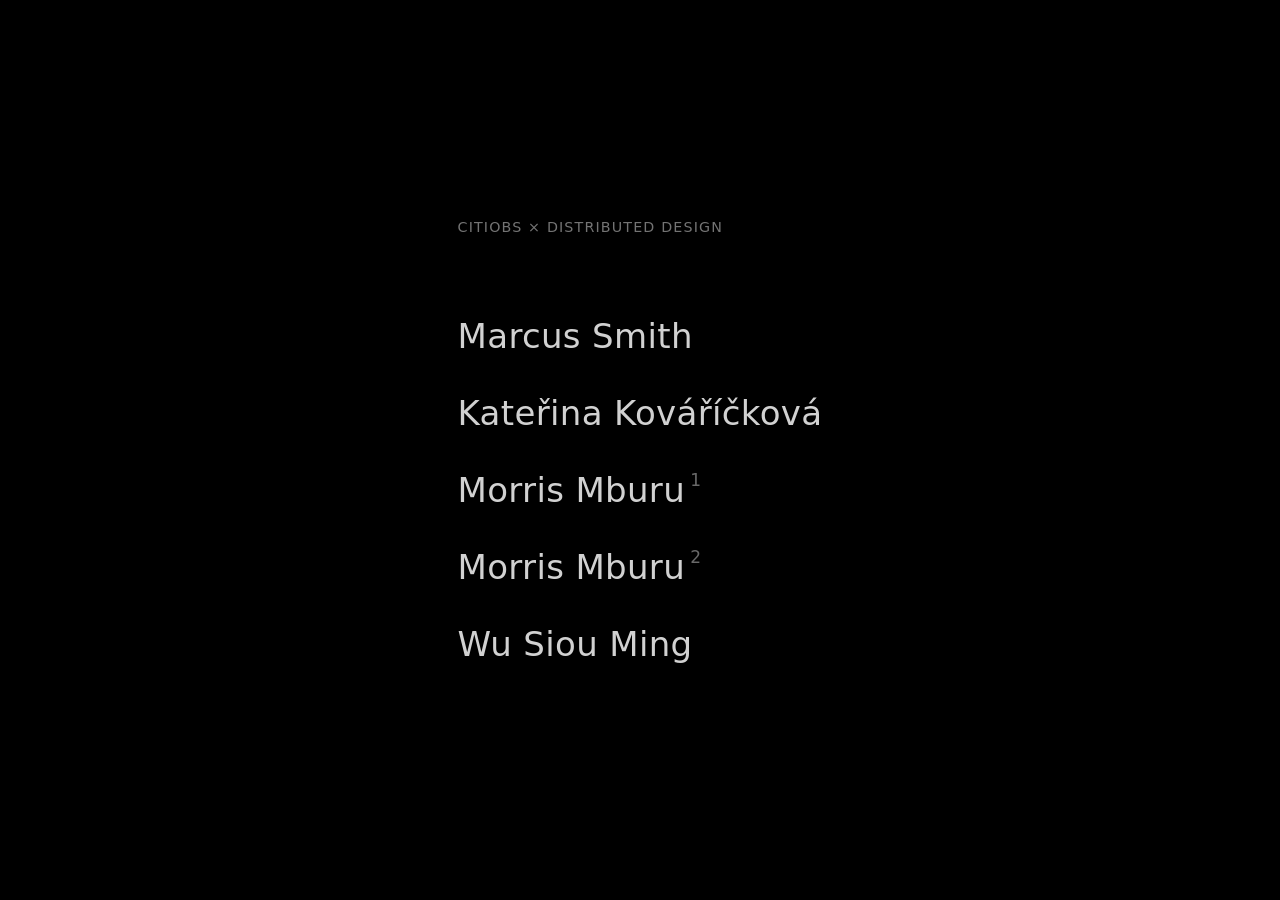
<file: index.html>
<!doctype html>
<html lang="en">
<head>
<meta charset="utf-8">
<meta name="viewport" content="width=device-width, initial-scale=1, viewport-fit=cover">
<meta name="theme-color" content="#000000">
<title>CitiObs × Distributed Design</title>
<meta name="mobile-web-app-capable" content="yes">
<link rel="manifest" href="manifest.webmanifest">
<link rel="icon" href="assets/icon-192.png">
<style>
  html, body { margin: 0; min-height: 100%; background: #000; color: #fff; }
  body {
    display: grid;
    place-items: center;
    min-height: 100vh;
    min-height: 100dvh;
    font: 300 clamp(20px, 3.4vw, 34px)/1.25 system-ui, -apple-system, "Helvetica Neue", sans-serif;
    letter-spacing: .01em;
  }
  html { -webkit-text-size-adjust: 100%; }
  body { touch-action: manipulation; -webkit-tap-highlight-color: transparent; -webkit-touch-callout: none; user-select: none; -webkit-user-select: none; }
  ul { list-style: none; margin: 0; padding: max(32px, env(safe-area-inset-top)) 24px max(32px, env(safe-area-inset-bottom)); }
  li + li { margin-top: .25em; }
  a {
    display: inline-block;
    padding: .3em 0;          /* ≥ 48px touch target */
    min-height: 48px;
    color: inherit;
    text-decoration: none;
    opacity: .82;
    transition: opacity .25s ease;
  }
  a:hover, a:focus-visible { opacity: 1; outline: none; }
  main { display: flex; flex-direction: column; align-items: flex-start; }
  header { font-size: .42em; letter-spacing: .08em; text-transform: uppercase; opacity: .45; padding: max(32px, env(safe-area-inset-top)) 24px 0; margin-bottom: -.5em; }
  header + ul { padding-top: 0; margin-top: 2.2em; }
  sup { font-size: .5em; opacity: .5; margin-left: .3em; vertical-align: .9em; }
</style>
</head>
<body>
<main>
<header>CitiObs × Distributed Design</header>
<ul>
  <li><a href="marcus-smith/">Marcus Smith</a></li>
  <li><a href="katerina-kovarickova/">Kateřina Kováříčková</a></li>
  <li><a href="morris-mburu-1/">Morris Mburu<sup>1</sup></a></li>
  <li><a href="morris-mburu-2/">Morris Mburu<sup>2</sup></a></li>
  <li><a href="wu-siou-ming/">Wu Siou Ming</a></li>
</ul>
</main>
</body>
</html>
</file>
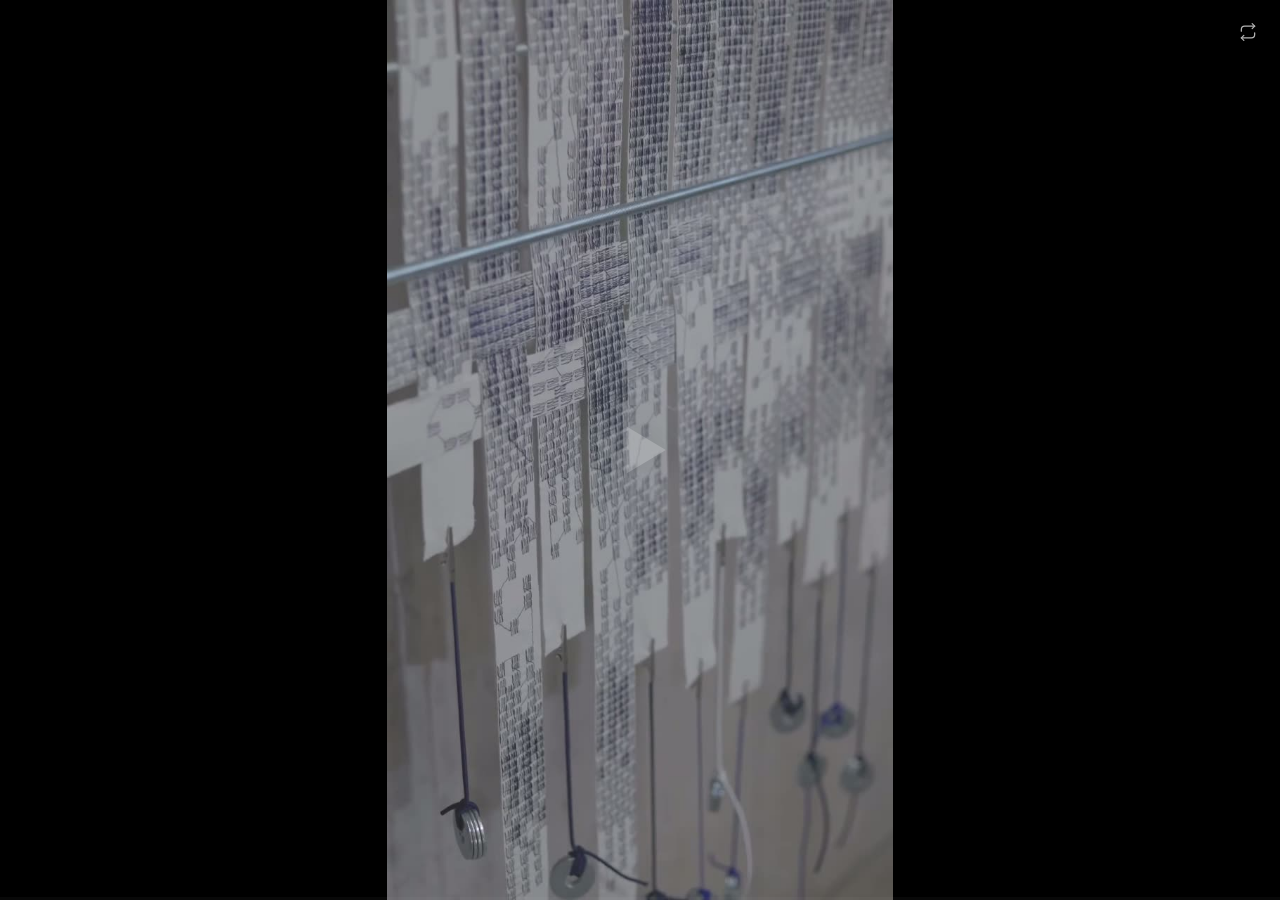
<file: katerina-kovarickova/index.html>
<!doctype html>
<html lang="en">
<head>
<meta charset="utf-8">
<meta name="viewport" content="width=device-width, initial-scale=1, viewport-fit=cover">
<meta name="theme-color" content="#000000">
<title>Kateřina Kováříčková</title>
<meta name="mobile-web-app-capable" content="yes">
<link rel="manifest" href="../manifest.webmanifest">
<link rel="icon" href="../assets/icon-192.png">
<link rel="stylesheet" href="../assets/player.css">
</head>
<body data-type="video" data-src="video.mp4" data-poster="poster.jpg">
<script src="../assets/player.js"></script>
</body>
</html>
</file>
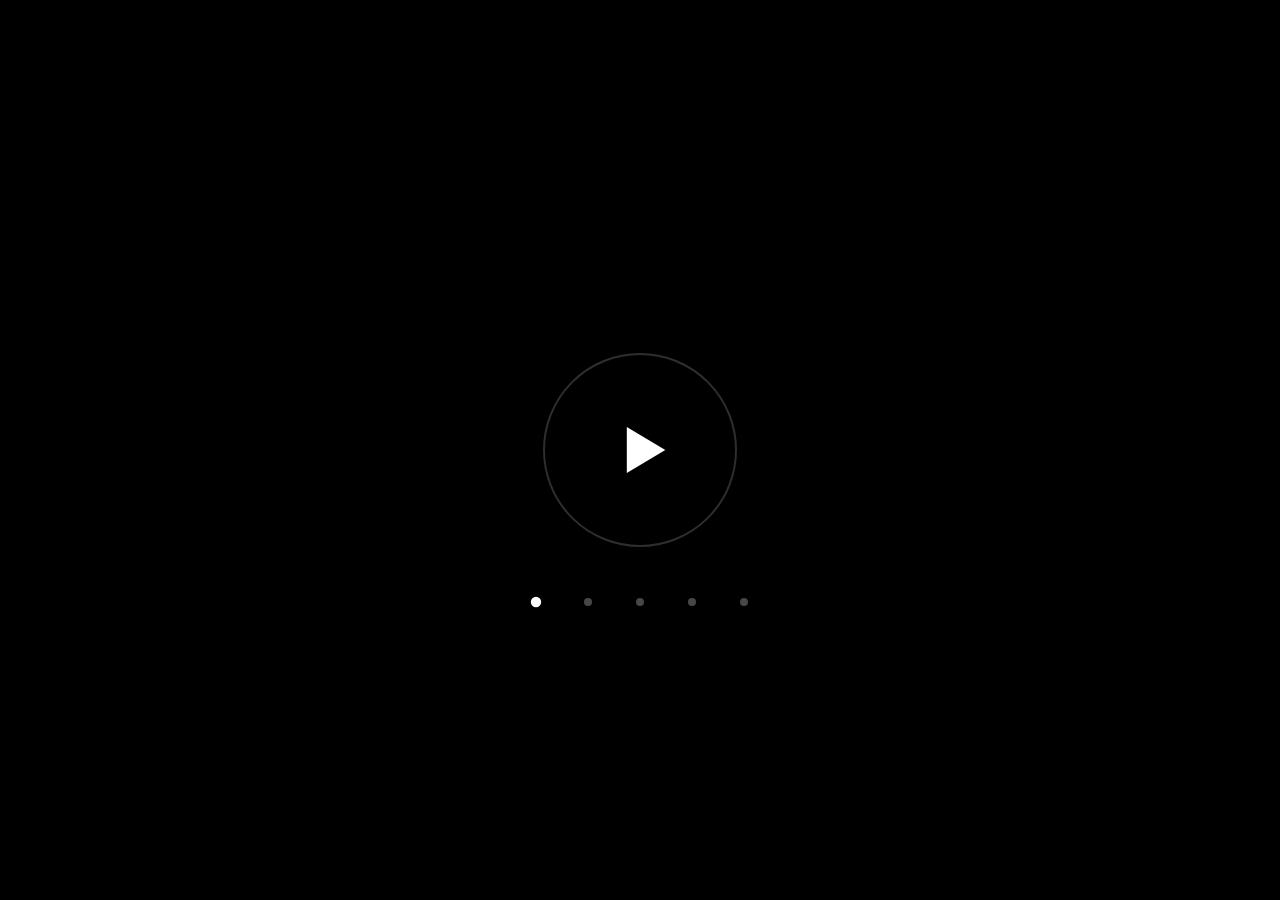
<file: marcus-smith/index.html>
<!doctype html>
<html lang="en">
<head>
<meta charset="utf-8">
<meta name="viewport" content="width=device-width, initial-scale=1, viewport-fit=cover">
<meta name="theme-color" content="#000000">
<title>Marcus Smith</title>
<meta name="mobile-web-app-capable" content="yes">
<link rel="manifest" href="../manifest.webmanifest">
<link rel="icon" href="../assets/icon-192.png">
<link rel="stylesheet" href="../assets/player.css">
</head>
<body data-type="audio" data-src="track-1.mp3, track-2.mp3, track-3.mp3, track-4.mp3, track-5.mp3">
<script src="../assets/player.js"></script>
</body>
</html>
</file>
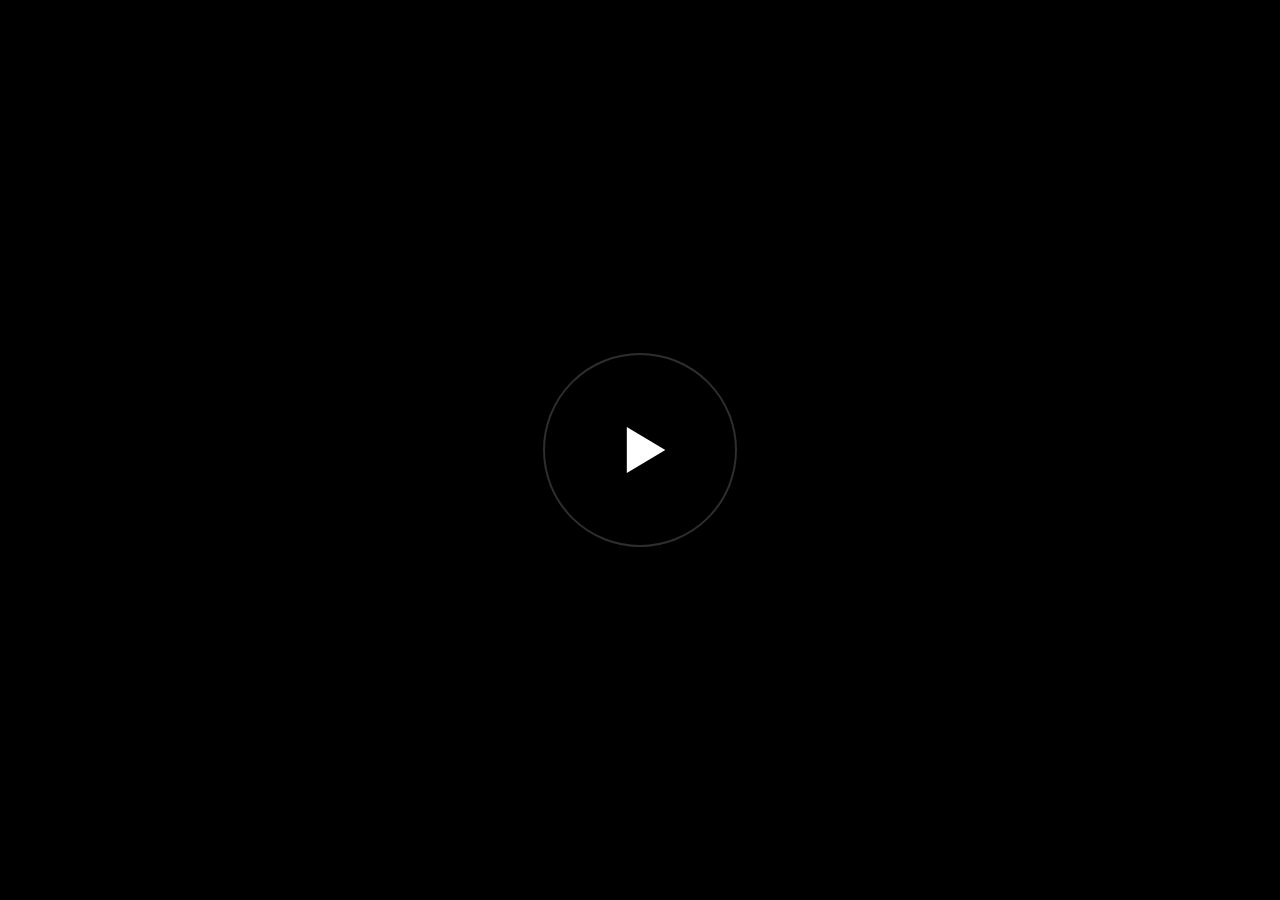
<file: morris-mburu-1/index.html>
<!doctype html>
<html lang="en">
<head>
<meta charset="utf-8">
<meta name="viewport" content="width=device-width, initial-scale=1, viewport-fit=cover">
<meta name="theme-color" content="#000000">
<title>Morris Mburu — 1</title>
<meta name="mobile-web-app-capable" content="yes">
<link rel="manifest" href="../manifest.webmanifest">
<link rel="icon" href="../assets/icon-192.png">
<link rel="stylesheet" href="../assets/player.css">
</head>
<body data-type="audio" data-src="audio.mp3">
<script src="../assets/player.js"></script>
</body>
</html>
</file>
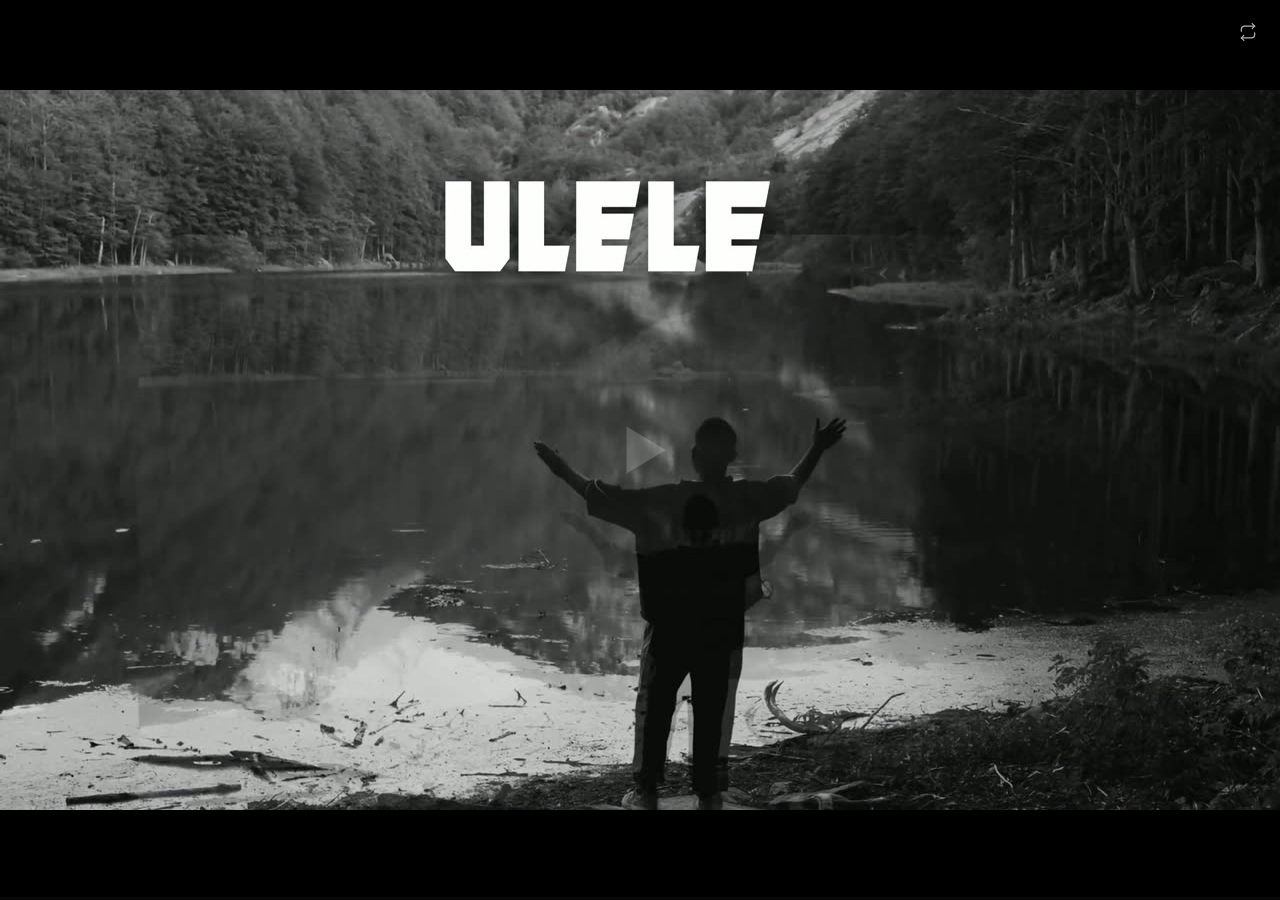
<file: morris-mburu-2/index.html>
<!doctype html>
<html lang="en">
<head>
<meta charset="utf-8">
<meta name="viewport" content="width=device-width, initial-scale=1, viewport-fit=cover">
<meta name="theme-color" content="#000000">
<title>Morris Mburu — 2</title>
<meta name="mobile-web-app-capable" content="yes">
<link rel="manifest" href="../manifest.webmanifest">
<link rel="icon" href="../assets/icon-192.png">
<link rel="stylesheet" href="../assets/player.css">
</head>
<body data-type="video" data-src="video.mp4" data-poster="poster.jpg">
<script src="../assets/player.js"></script>
</body>
</html>
</file>
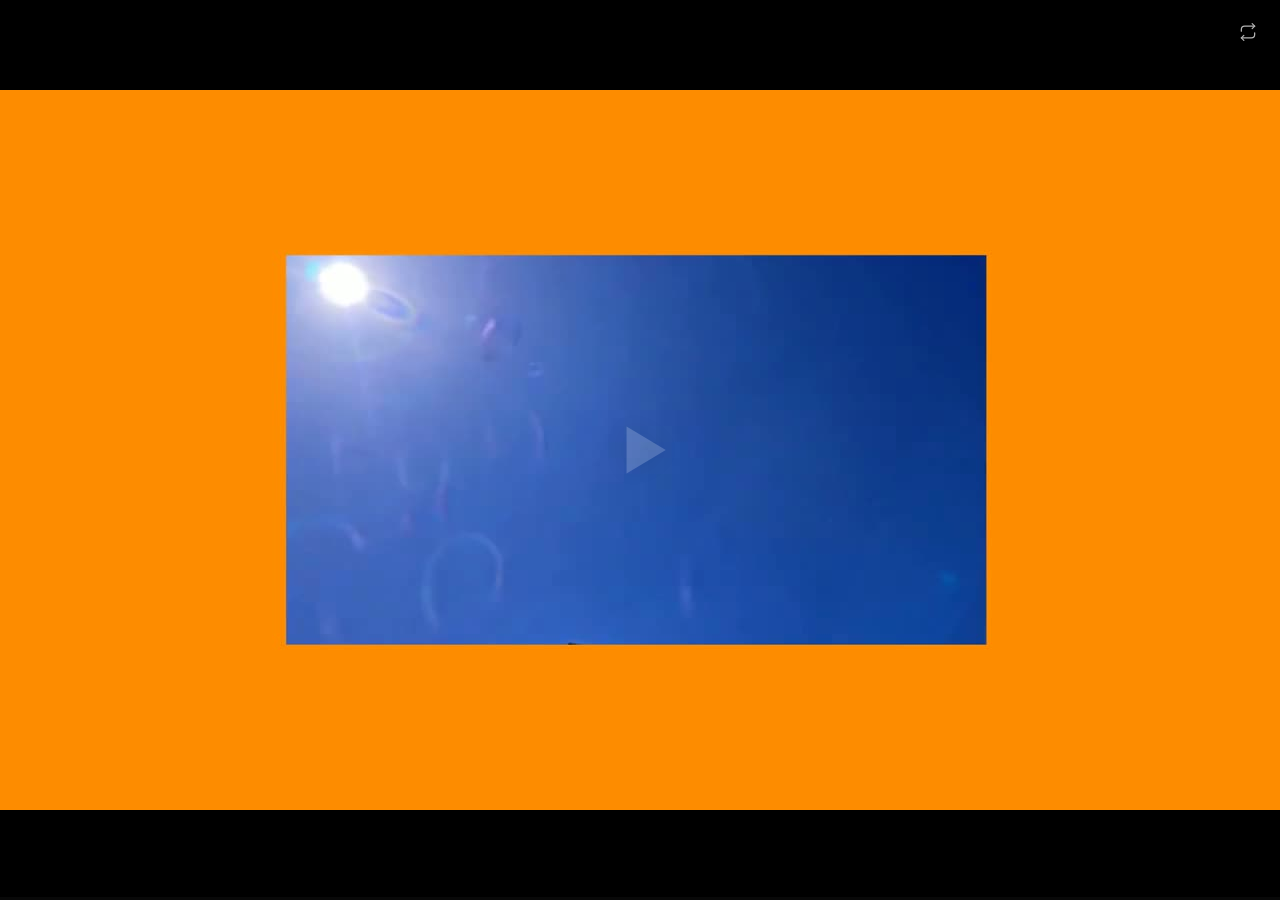
<file: wu-siou-ming/index.html>
<!doctype html>
<html lang="en">
<head>
<meta charset="utf-8">
<meta name="viewport" content="width=device-width, initial-scale=1, viewport-fit=cover">
<meta name="theme-color" content="#000000">
<title>Wu Siou Ming</title>
<meta name="mobile-web-app-capable" content="yes">
<link rel="manifest" href="../manifest.webmanifest">
<link rel="icon" href="../assets/icon-192.png">
<link rel="stylesheet" href="../assets/player.css">
</head>
<body data-type="video" data-src="video.mp4" data-poster="poster.jpg">
<script src="../assets/player.js"></script>
</body>
</html>
</file>
<file: assets/player.css>
*,
*::before,
*::after { box-sizing: border-box; }

html, body {
  margin: 0;
  width: 100%;
  height: 100%;
  background: #000;
  color: #fff;
  overflow: hidden;
  overscroll-behavior: none;
}

body {
  position: fixed;
  inset: 0;
  touch-action: manipulation;          /* no double-tap zoom, no tap delay */
  -webkit-tap-highlight-color: transparent;
  -webkit-touch-callout: none;          /* no long-press save sheet */
  user-select: none;
  -webkit-user-select: none;
}

body.idle { cursor: none; }

button {
  appearance: none;
  border: 0;
  background: none;
  color: inherit;
  padding: 0;
  font: inherit;
  cursor: pointer;
  touch-action: manipulation;
}

button:focus { outline: none; }
button:focus-visible { outline: 1px solid rgba(255, 255, 255, .6); outline-offset: 6px; border-radius: 50%; }

/* ---------- media ---------- */

video,
.surface {
  position: fixed;
  inset: 0;
  width: 100%;
  height: 100%;
}

video {
  object-fit: contain;
  background: #000;
  pointer-events: none;   /* taps go to .surface, never to native video UI */
}

.surface { z-index: 1; }

/* ---------- play / pause ---------- */

.toggle {
  position: fixed;
  z-index: 2;
  top: 50%;
  left: 50%;
  width: 112px;
  height: 112px;
  transform: translate(-50%, -50%);
  display: grid;
  place-items: center;
  transition: opacity .4s ease;
}

.toggle svg { width: 100%; height: 100%; overflow: visible; display: block; }

body.video .toggle svg { filter: drop-shadow(0 0 12px rgba(0, 0, 0, .45)); }

.icon-pause { display: none; }
body.playing .icon-play { display: none; }
body.playing .icon-pause { display: block; }

/* buffering: soft pulse instead of a spinner */
body.waiting .toggle { animation: pulse 1.4s ease-in-out infinite; }
@keyframes pulse { 50% { opacity: .35; } }

/* ---------- video progress bar ---------- */

.bar {
  position: fixed;
  z-index: 2;
  left: 0;
  right: 0;
  bottom: 0;
  height: calc(48px + env(safe-area-inset-bottom));   /* large touch target */
  touch-action: none;
  cursor: pointer;
  transition: opacity .4s ease;
}

.bar::before,
.bar span {
  content: "";
  position: absolute;
  left: 0;
  right: 0;
  bottom: env(safe-area-inset-bottom);
  height: 3px;
  transition: height .2s ease;
}

.bar::before { background: rgba(255, 255, 255, .18); }

.bar span {
  background: rgba(255, 255, 255, .9);
  transform-origin: 0 50%;
  transform: scaleX(0);
}

body.scrubbing .bar::before,
body.scrubbing .bar span { height: 6px; }

/* ---------- loop toggle (video) ---------- */

.loop {
  position: fixed;
  z-index: 2;
  top: max(8px, env(safe-area-inset-top));
  right: max(8px, env(safe-area-inset-right));
  width: 48px;
  height: 48px;
  display: grid;
  place-items: center;
  opacity: .7;
  transition: opacity .4s ease;
}

.loop svg { width: 20px; height: 20px; filter: drop-shadow(0 0 6px rgba(0, 0, 0, .6)); }
body.no-loop .loop { opacity: .25; }

/* video: controls fade away while playing */
body.video.playing.idle:not(.scrubbing) .loop { opacity: 0; pointer-events: none; }

body.video.playing .toggle { opacity: .85; }
body.video.playing.idle:not(.scrubbing) .toggle,
body.video.playing.idle:not(.scrubbing) .bar { opacity: 0; pointer-events: none; }

/* ---------- audio ---------- */

body.audio .toggle {
  width: min(200px, 42vmin);
  height: min(200px, 42vmin);
}

.ring-bg { stroke: rgba(255, 255, 255, .18); }
.ring { stroke: rgba(255, 255, 255, .9); transition: stroke-dashoffset .3s linear; }

.dots {
  position: fixed;
  z-index: 2;
  left: 0;
  right: 0;
  top: calc(50% + min(100px, 21vmin) + 28px);
  display: flex;
  justify-content: center;
  gap: 4px;
}

.dots button {
  width: 48px;           /* ≥ 48dp touch target */
  height: 48px;
  display: grid;
  place-items: center;
}

.dots button::after {
  content: "";
  width: 8px;
  height: 8px;
  border-radius: 50%;
  background: rgba(255, 255, 255, .28);
  transition: background .3s ease, transform .3s ease;
}

.dots button.on::after {
  background: #fff;
  transform: scale(1.3);
}

/* ---------- not yet available ---------- */

body.pending .toggle,
body.pending .bar,
body.pending .dots { opacity: .18 !important; pointer-events: none; animation: none; }

@media (prefers-reduced-motion: reduce) {
  * { transition: none !important; animation: none !important; }
}
</file>
